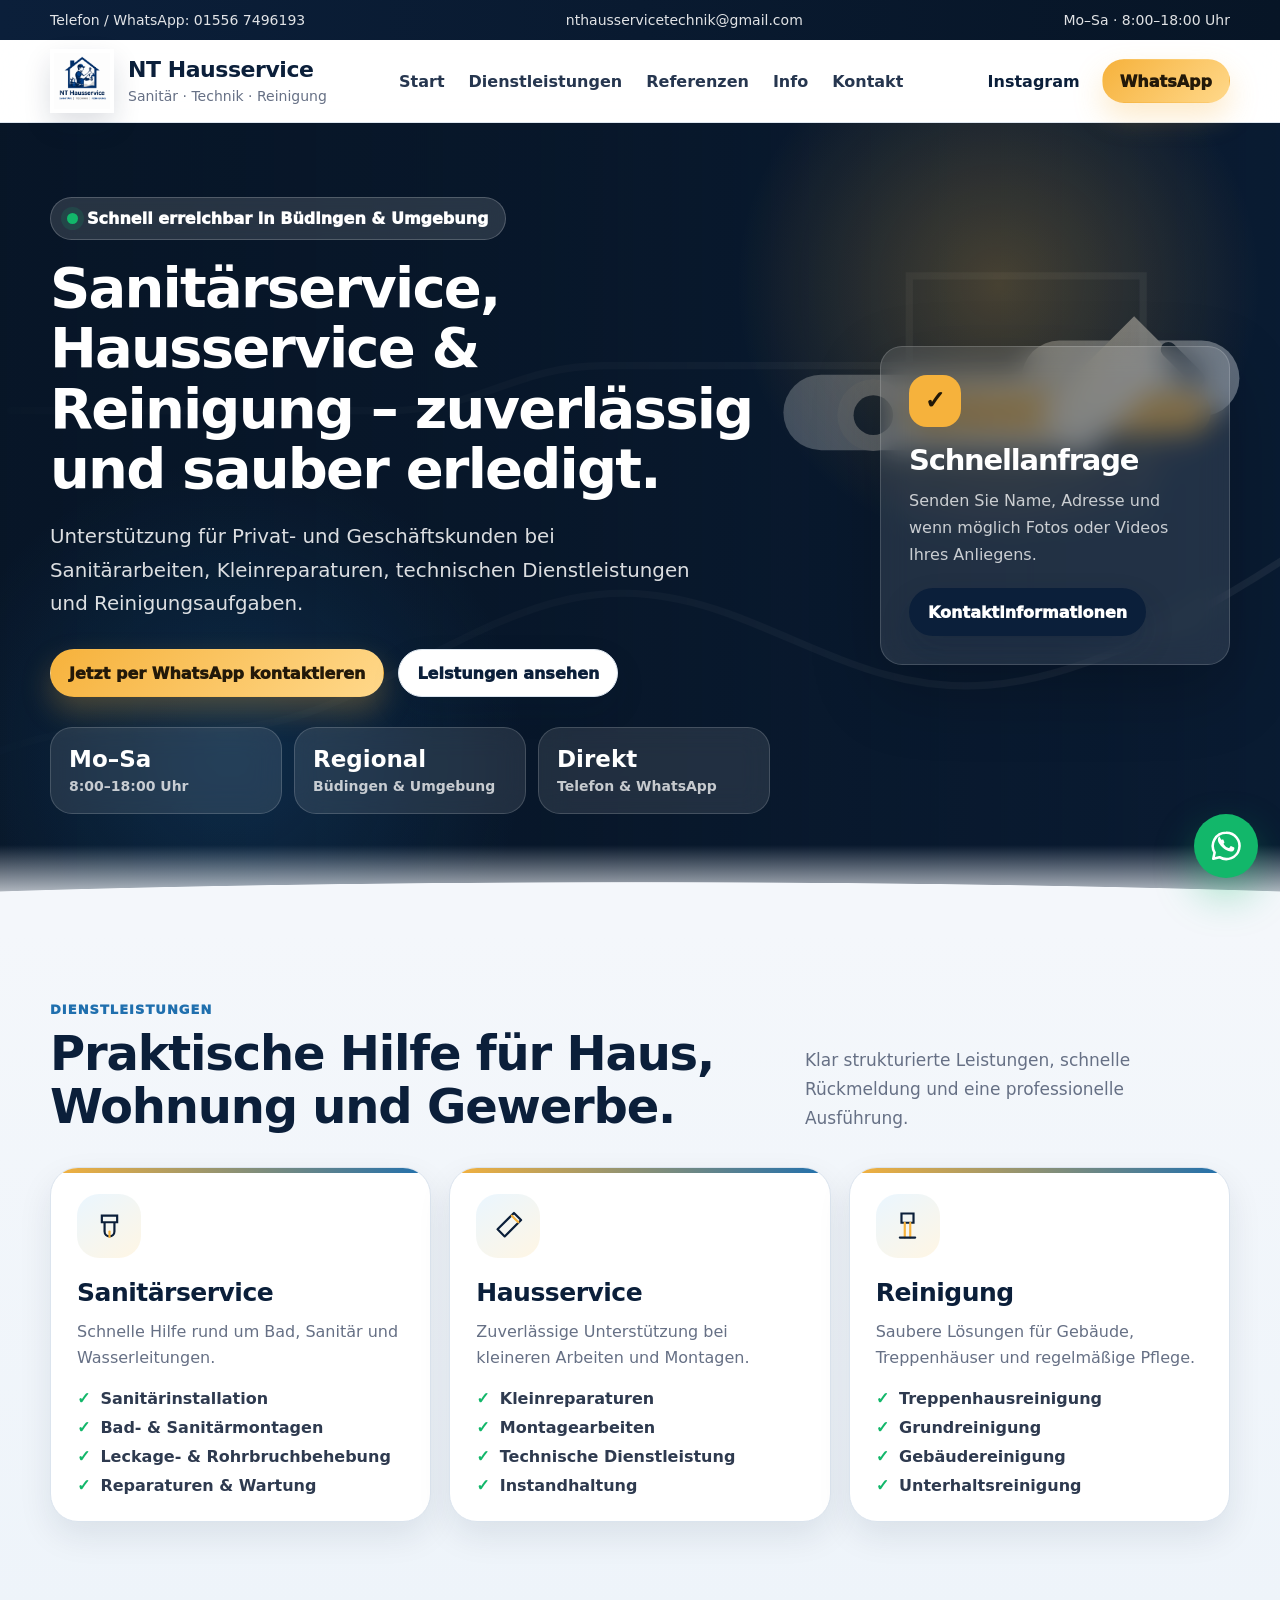
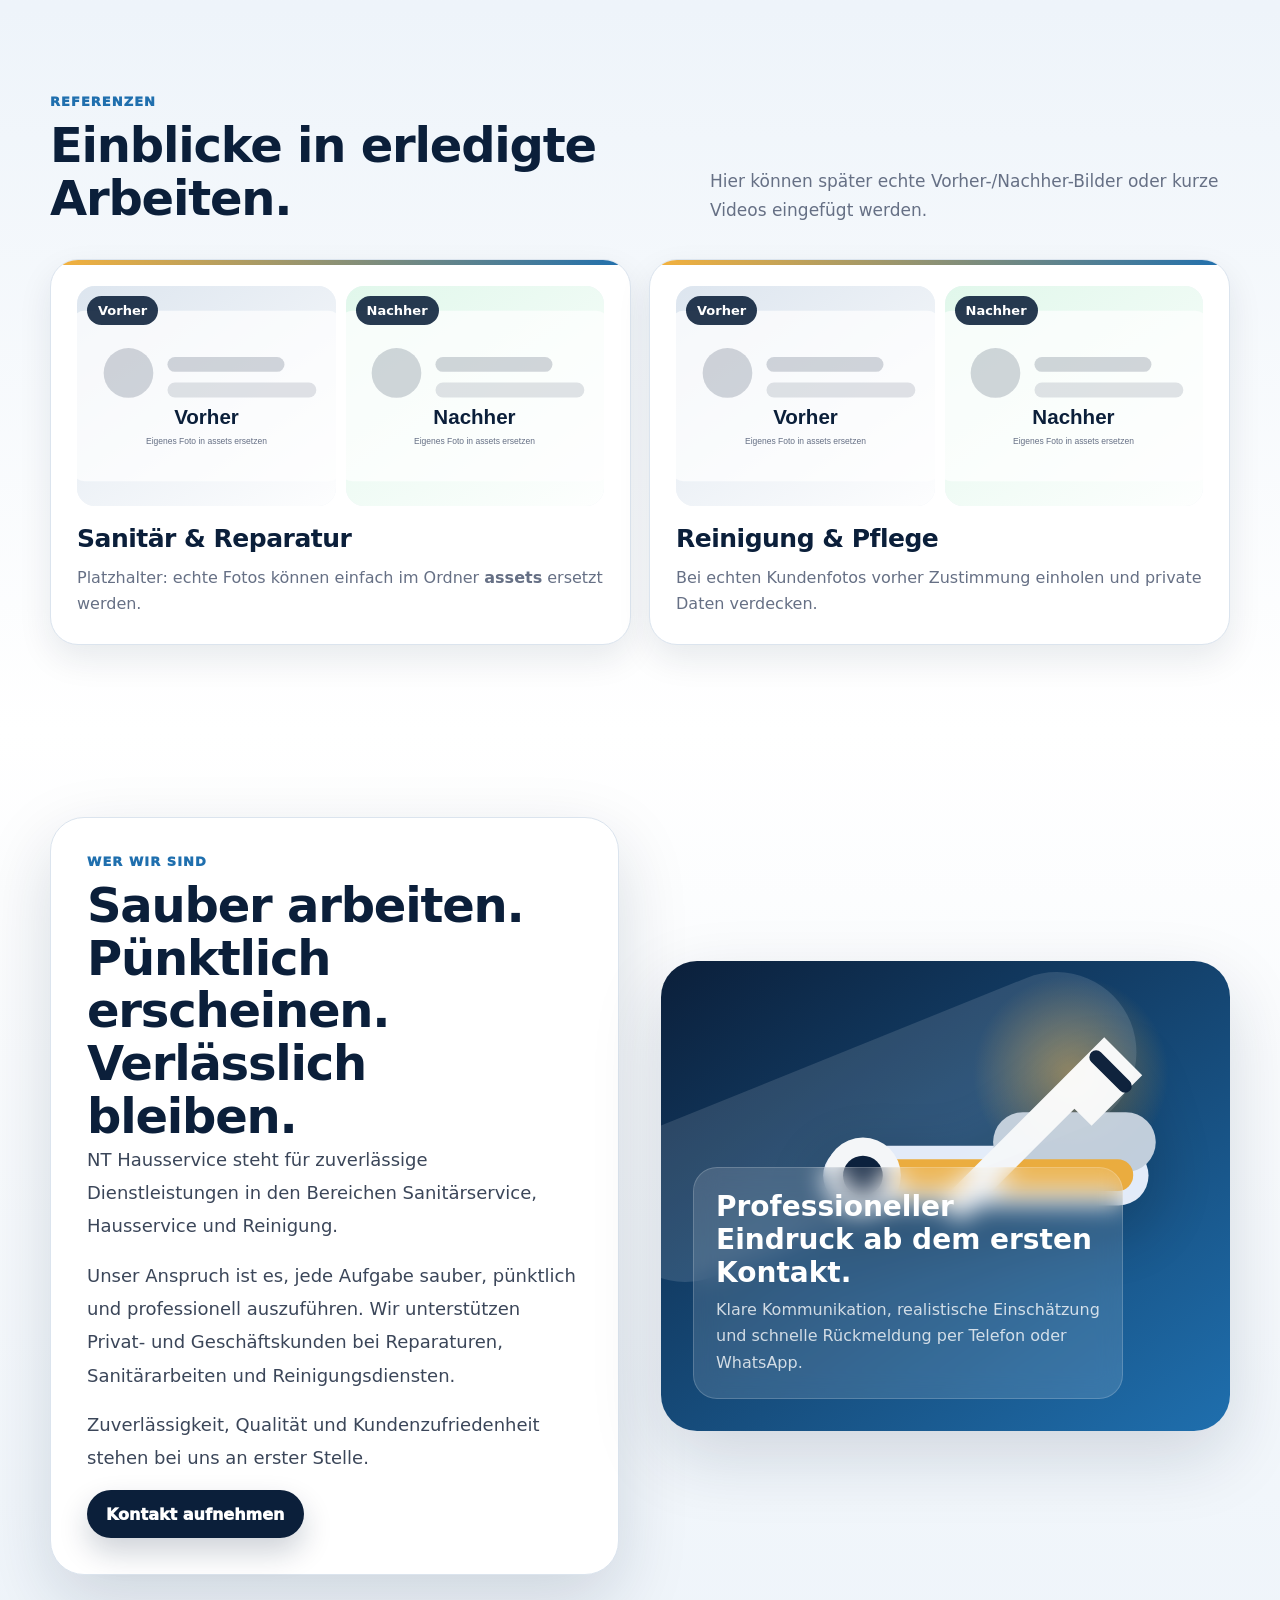
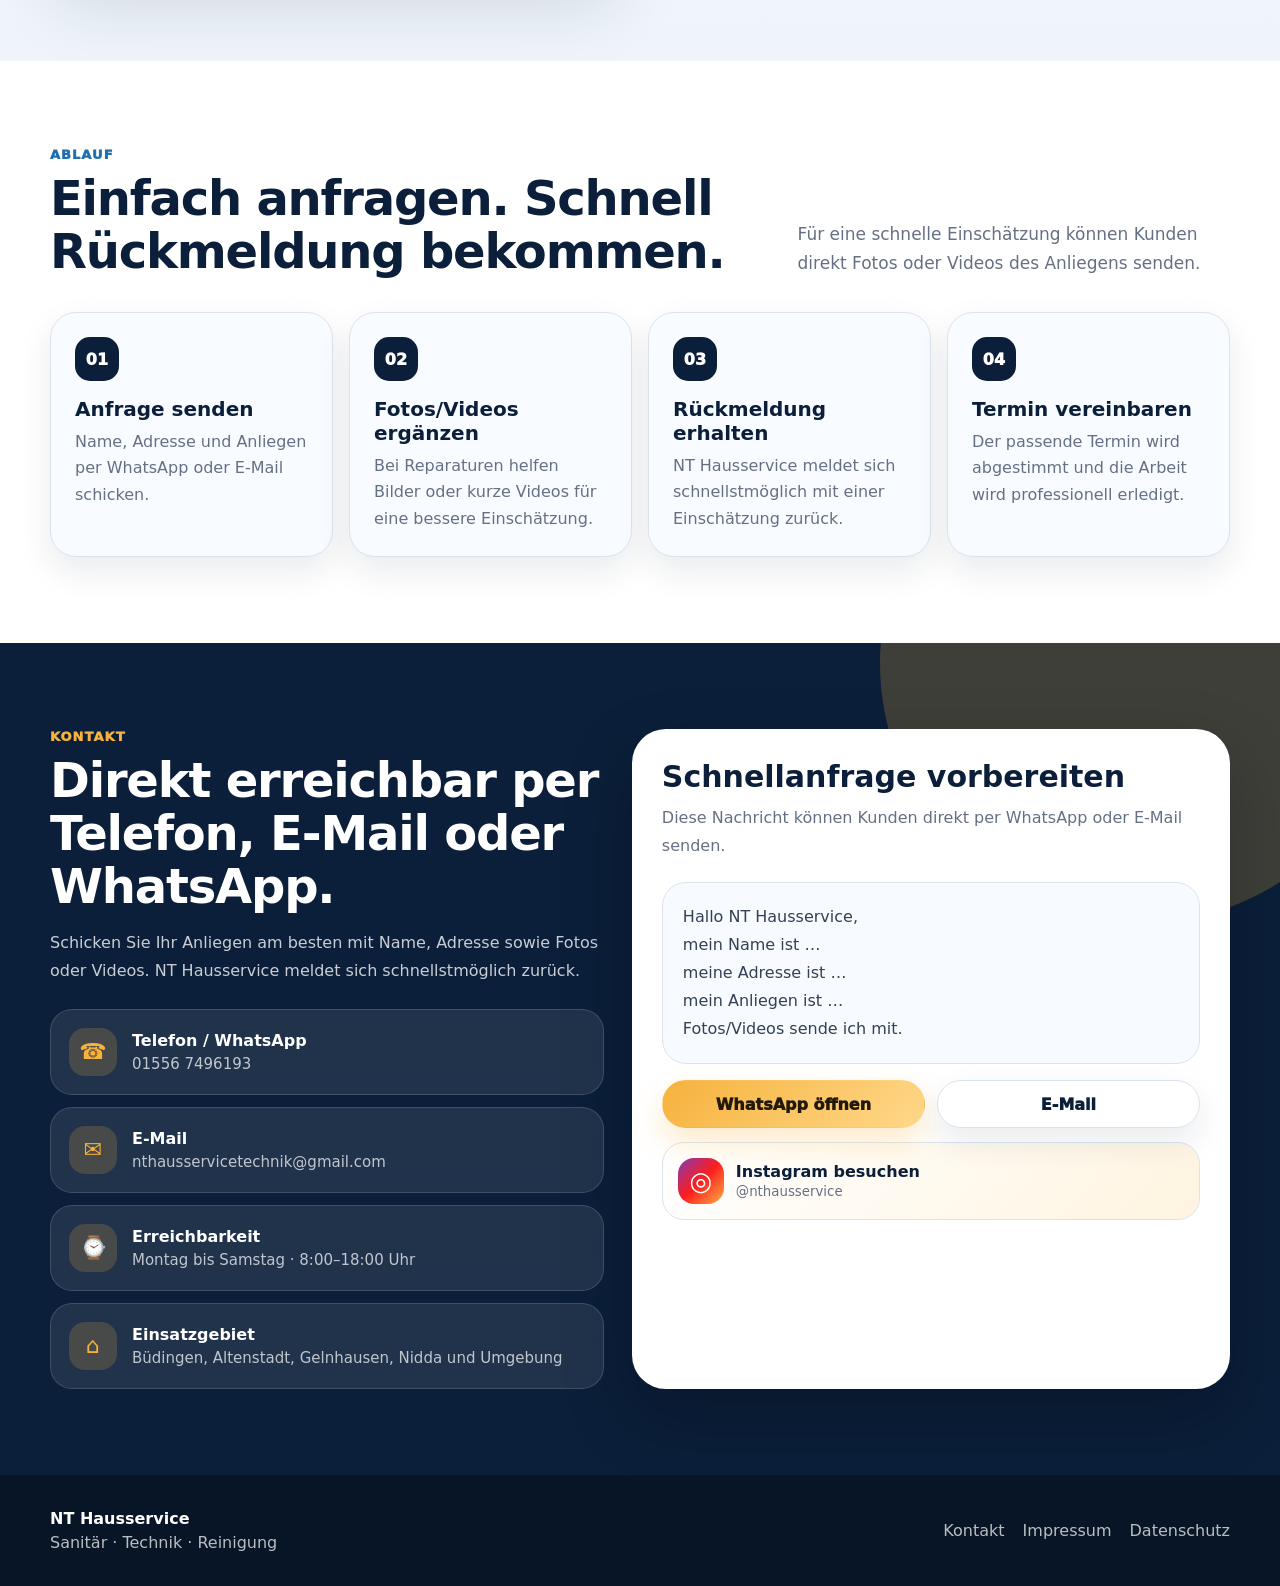
<file: index.html>
<!DOCTYPE html>
<html lang="de">
<head>
  <meta charset="UTF-8" />
  <meta name="viewport" content="width=device-width, initial-scale=1.0" />

  <meta name="description" content="NT Hausservice – Sanitärservice, Hausservice, Technik und Reinigung in Büdingen, Altenstadt, Gelnhausen, Nidda und Umgebung." />
  <meta name="theme-color" content="#0b1f3a" />
  <meta name="author" content="NT Hausservice" />

  <meta property="og:title" content="NT Hausservice" />
  <meta property="og:description" content="Sanitär, Technik und Reinigung in Büdingen und Umgebung." />
  <meta property="og:type" content="website" />

  <link rel="manifest" href="manifest.json" />
  <link rel="icon" href="assets/logo.png" />
  <link rel="apple-touch-icon" href="assets/logo.png" />
  <link rel="stylesheet" href="style.css" />

  <title>NT Hausservice | Sanitär, Technik & Reinigung</title>
</head>

<body>
<a class="skip-link" href="#start">Zum Inhalt springen</a>

<div class="topbar">
  <div class="container topbar-inner">
    <a href="tel:+4915567496193">Telefon / WhatsApp: 01556 7496193</a>
    <a href="mailto:nthausservicetechnik@gmail.com">nthausservicetechnik@gmail.com</a>
    <span>Mo–Sa · 8:00–18:00 Uhr</span>
  </div>
</div>

<header class="site-header" id="siteHeader">
  <nav class="container nav" aria-label="Hauptnavigation">
    <a class="brand" href="#start" aria-label="NT Hausservice Startseite">
      <div class="brand-mark">
        <img src="assets/logo.png" alt="NT Hausservice Logo">
      </div>

      <div class="brand-text">
        <strong>NT Hausservice</strong>
        <span>Sanitär · Technik · Reinigung</span>
      </div>
    </a>

    <button class="menu-toggle" id="menuToggle" aria-label="Menü öffnen" aria-expanded="false">
      <span></span>
      <span></span>
      <span></span>
    </button>

    <div class="nav-links" id="navLinks">
      <a href="#start">Start</a>
      <a href="#leistungen">Dienstleistungen</a>
      <a href="#referenzen">Referenzen</a>
      <a href="#ueber-uns">Info</a>
      <a href="#kontakt">Kontakt</a>
    </div>

    <div class="nav-actions">
      <a class="nav-social" href="https://www.instagram.com/nthausservice?igsh=cTgxand3N3BtMGky" target="_blank" rel="noopener">Instagram</a>
      <a class="btn btn-primary btn-small" href="https://wa.me/4915567496193?text=Hallo%20NT%20Hausservice%2C%20ich%20habe%20eine%20Anfrage." target="_blank" rel="noopener">WhatsApp</a>
    </div>
  </nav>
</header>

<main>
  <section class="hero" id="start">
    <div class="hero-pattern" aria-hidden="true"></div>

    <div class="container hero-inner">
      <div class="hero-content reveal">
        <div class="pill">
          <span></span>
          Schnell erreichbar in Büdingen & Umgebung
        </div>

        <h1>Sanitärservice, Hausservice & Reinigung – zuverlässig und sauber erledigt.</h1>

        <p>
          Unterstützung für Privat- und Geschäftskunden bei Sanitärarbeiten,
          Kleinreparaturen, technischen Dienstleistungen und Reinigungsaufgaben.
        </p>

        <div class="hero-actions">
          <a class="btn btn-primary" href="https://wa.me/4915567496193?text=Hallo%20NT%20Hausservice%2C%20ich%20möchte%20gerne%20ein%20Angebot%20anfragen." target="_blank" rel="noopener">Jetzt per WhatsApp kontaktieren</a>
          <a class="btn btn-light" href="#leistungen">Leistungen ansehen</a>
        </div>

        <div class="hero-facts">
          <div>
            <strong>Mo–Sa</strong>
            <span>8:00–18:00 Uhr</span>
          </div>
          <div>
            <strong>Regional</strong>
            <span>Büdingen & Umgebung</span>
          </div>
          <div>
            <strong>Direkt</strong>
            <span>Telefon & WhatsApp</span>
          </div>
        </div>
      </div>

      <aside class="hero-panel reveal">
        <div class="panel-icon">✓</div>
        <h2>Schnellanfrage</h2>
        <p>Senden Sie Name, Adresse und wenn möglich Fotos oder Videos Ihres Anliegens.</p>
        <a class="btn btn-dark" href="#kontakt">Kontaktinformationen</a>
      </aside>
    </div>
  </section>

  <section class="section services-section" id="leistungen">
    <div class="container">
      <div class="section-head reveal">
        <div>
          <span class="eyebrow">Dienstleistungen</span>
          <h2>Praktische Hilfe für Haus, Wohnung und Gewerbe.</h2>
        </div>
        <p>Klar strukturierte Leistungen, schnelle Rückmeldung und eine professionelle Ausführung.</p>
      </div>

      <div class="services-grid">
        <article class="service-card reveal">
          <div class="service-icon">
            <svg viewBox="0 0 64 64" fill="none">
              <path d="M18 14h28v12H18z" stroke="currentColor" stroke-width="4"/>
              <path d="M23 26v17a9 9 0 0 0 18 0V26" stroke="currentColor" stroke-width="4"/>
              <path d="M32 43v10" stroke="#f6b23c" stroke-width="4" stroke-linecap="round"/>
            </svg>
          </div>

          <h3>Sanitärservice</h3>
          <p>Schnelle Hilfe rund um Bad, Sanitär und Wasserleitungen.</p>

          <ul>
            <li>Sanitärinstallation</li>
            <li>Bad- & Sanitärmontagen</li>
            <li>Leckage- & Rohrbruchbehebung</li>
            <li>Reparaturen & Wartung</li>
          </ul>
        </article>

        <article class="service-card reveal">
          <div class="service-icon">
            <svg viewBox="0 0 64 64" fill="none">
              <path d="M42 9 55 22 25 52 12 39 42 9z" stroke="currentColor" stroke-width="4" stroke-linejoin="round"/>
              <path d="M38 14 50 26" stroke="#f6b23c" stroke-width="4" stroke-linecap="round"/>
            </svg>
          </div>

          <h3>Hausservice</h3>
          <p>Zuverlässige Unterstützung bei kleineren Arbeiten und Montagen.</p>

          <ul>
            <li>Kleinreparaturen</li>
            <li>Montagearbeiten</li>
            <li>Technische Dienstleistung</li>
            <li>Instandhaltung</li>
          </ul>
        </article>

        <article class="service-card reveal">
          <div class="service-icon">
            <svg viewBox="0 0 64 64" fill="none">
              <path d="M21 10h22v17H21z" stroke="currentColor" stroke-width="4"/>
              <path d="M27 27v27M37 27v27" stroke="#f6b23c" stroke-width="4" stroke-linecap="round"/>
              <path d="M18 54h28" stroke="currentColor" stroke-width="4" stroke-linecap="round"/>
            </svg>
          </div>

          <h3>Reinigung</h3>
          <p>Saubere Lösungen für Gebäude, Treppenhäuser und regelmäßige Pflege.</p>

          <ul>
            <li>Treppenhausreinigung</li>
            <li>Grundreinigung</li>
            <li>Gebäudereinigung</li>
            <li>Unterhaltsreinigung</li>
          </ul>
        </article>
      </div>
    </div>
  </section>

  <section class="section references-section" id="referenzen">
    <div class="container">
      <div class="section-head reveal">
        <div>
          <span class="eyebrow">Referenzen</span>
          <h2>Einblicke in erledigte Arbeiten.</h2>
        </div>
        <p>Hier können später echte Vorher-/Nachher-Bilder oder kurze Videos eingefügt werden.</p>
      </div>

      <div class="reference-grid">
        <article class="reference-card reveal">
          <div class="before-after">
            <figure>
              <img src="assets/vorher-1.svg" alt="Vorher-Beispiel einer Arbeit" />
              <figcaption>Vorher</figcaption>
            </figure>

            <figure>
              <img src="assets/nachher-1.svg" alt="Nachher-Beispiel einer Arbeit" />
              <figcaption>Nachher</figcaption>
            </figure>
          </div>

          <div class="reference-text">
            <h3>Sanitär & Reparatur</h3>
            <p>Platzhalter: echte Fotos können einfach im Ordner <b>assets</b> ersetzt werden.</p>
          </div>
        </article>

        <article class="reference-card reveal">
          <div class="before-after">
            <figure>
              <img src="assets/vorher-2.svg" alt="Vorher-Beispiel einer Reinigung" />
              <figcaption>Vorher</figcaption>
            </figure>

            <figure>
              <img src="assets/nachher-2.svg" alt="Nachher-Beispiel einer Reinigung" />
              <figcaption>Nachher</figcaption>
            </figure>
          </div>

          <div class="reference-text">
            <h3>Reinigung & Pflege</h3>
            <p>Bei echten Kundenfotos vorher Zustimmung einholen und private Daten verdecken.</p>
          </div>
        </article>
      </div>
    </div>
  </section>

  <section class="section about-section" id="ueber-uns">
    <div class="container about-grid">
      <div class="about-card reveal">
        <span class="eyebrow">Wer wir sind</span>
        <h2>Sauber arbeiten. Pünktlich erscheinen. Verlässlich bleiben.</h2>

        <p>NT Hausservice steht für zuverlässige Dienstleistungen in den Bereichen Sanitärservice, Hausservice und Reinigung.</p>
        <p>Unser Anspruch ist es, jede Aufgabe sauber, pünktlich und professionell auszuführen. Wir unterstützen Privat- und Geschäftskunden bei Reparaturen, Sanitärarbeiten und Reinigungsdiensten.</p>
        <p>Zuverlässigkeit, Qualität und Kundenzufriedenheit stehen bei uns an erster Stelle.</p>

        <a class="btn btn-dark" href="#kontakt">Kontakt aufnehmen</a>
      </div>

      <div class="quality-card reveal">
        <div class="quality-illustration" aria-hidden="true">
          <svg viewBox="0 0 520 320" fill="none">
            <rect x="92" y="138" width="360" height="66" rx="33" fill="#EEF4FF"/>
            <rect x="280" y="101" width="180" height="66" rx="33" fill="#CBD5E1"/>
            <rect x="150" y="153" width="285" height="35" rx="17" fill="#F6B23C"/>
            <circle cx="136" cy="171" r="42" fill="white"/>
            <circle cx="136" cy="171" r="22" fill="#0B1F3A"/>
            <path d="M347 74l56-56 42 42-56 56-19-19-126 126-23-23 126-126z" fill="#fff"/>
            <path d="M394 40l32 32" stroke="#0B1F3A" stroke-width="15" stroke-linecap="round"/>
          </svg>
        </div>

        <div class="quality-text">
          <strong>Professioneller Eindruck ab dem ersten Kontakt.</strong>
          <span>Klare Kommunikation, realistische Einschätzung und schnelle Rückmeldung per Telefon oder WhatsApp.</span>
        </div>
      </div>
    </div>
  </section>

  <section class="section steps-section" id="ablauf">
    <div class="container">
      <div class="section-head reveal">
        <div>
          <span class="eyebrow">Ablauf</span>
          <h2>Einfach anfragen. Schnell Rückmeldung bekommen.</h2>
        </div>
        <p>Für eine schnelle Einschätzung können Kunden direkt Fotos oder Videos des Anliegens senden.</p>
      </div>

      <div class="steps-grid">
        <div class="step-card reveal">
          <span>01</span>
          <h3>Anfrage senden</h3>
          <p>Name, Adresse und Anliegen per WhatsApp oder E-Mail schicken.</p>
        </div>

        <div class="step-card reveal">
          <span>02</span>
          <h3>Fotos/Videos ergänzen</h3>
          <p>Bei Reparaturen helfen Bilder oder kurze Videos für eine bessere Einschätzung.</p>
        </div>

        <div class="step-card reveal">
          <span>03</span>
          <h3>Rückmeldung erhalten</h3>
          <p>NT Hausservice meldet sich schnellstmöglich mit einer Einschätzung zurück.</p>
        </div>

        <div class="step-card reveal">
          <span>04</span>
          <h3>Termin vereinbaren</h3>
          <p>Der passende Termin wird abgestimmt und die Arbeit wird professionell erledigt.</p>
        </div>
      </div>
    </div>
  </section>

  <section class="section contact-section" id="kontakt">
    <div class="container contact-grid">
      <div class="contact-info reveal">
        <span class="eyebrow">Kontakt</span>
        <h2>Direkt erreichbar per Telefon, E-Mail oder WhatsApp.</h2>
        <p>Schicken Sie Ihr Anliegen am besten mit Name, Adresse sowie Fotos oder Videos. NT Hausservice meldet sich schnellstmöglich zurück.</p>

        <div class="contact-list">
          <a class="contact-item" href="tel:+4915567496193">
            <span>☎</span>
            <div>
              <strong>Telefon / WhatsApp</strong>
              <small>01556 7496193</small>
            </div>
          </a>

          <a class="contact-item" href="mailto:nthausservicetechnik@gmail.com">
            <span>✉</span>
            <div>
              <strong>E-Mail</strong>
              <small>nthausservicetechnik@gmail.com</small>
            </div>
          </a>

          <div class="contact-item">
            <span>⌚</span>
            <div>
              <strong>Erreichbarkeit</strong>
              <small>Montag bis Samstag · 8:00–18:00 Uhr</small>
            </div>
          </div>

          <div class="contact-item">
            <span>⌂</span>
            <div>
              <strong>Einsatzgebiet</strong>
              <small>Büdingen, Altenstadt, Gelnhausen, Nidda und Umgebung</small>
            </div>
          </div>
        </div>
      </div>

      <div class="request-card reveal">
        <h3>Schnellanfrage vorbereiten</h3>
        <p>Diese Nachricht können Kunden direkt per WhatsApp oder E-Mail senden.</p>

        <div class="message-preview">
          Hallo NT Hausservice,<br />
          mein Name ist …<br />
          meine Adresse ist …<br />
          mein Anliegen ist …<br />
          Fotos/Videos sende ich mit.
        </div>

        <div class="request-actions">
          <a class="btn btn-primary" href="https://wa.me/4915567496193?text=Hallo%20NT%20Hausservice%2C%0Amein%20Name%20ist%3A%0AMeine%20Adresse%20ist%3A%0AMein%20Anliegen%20ist%3A%0AFotos%2FVideos%20sende%20ich%20mit." target="_blank" rel="noopener">WhatsApp öffnen</a>
          <a class="btn btn-light" href="mailto:nthausservicetechnik@gmail.com?subject=Anfrage%20NT%20Hausservice&body=Hallo%20NT%20Hausservice%2C%0A%0Amein%20Name%20ist%3A%0AMeine%20Adresse%20ist%3A%0AMein%20Anliegen%20ist%3A%0A%0AFotos%2FVideos%20sende%20ich%20mit.%0A%0AViele%20Gr%C3%BC%C3%9Fe">E-Mail</a>
        </div>

        <a class="instagram-card" href="https://www.instagram.com/nthausservice?igsh=cTgxand3N3BtMGky" target="_blank" rel="noopener">
          <span>◎</span>
          <div>
            <strong>Instagram besuchen</strong>
            <small>@nthausservice</small>
          </div>
        </a>
      </div>
    </div>
  </section>
</main>

<footer class="footer">
  <div class="container footer-inner">
    <div>
      <strong>NT Hausservice</strong>
      <span>Sanitär · Technik · Reinigung</span>
    </div>

    <div class="footer-links">
      <a href="#kontakt">Kontakt</a>
      <a href="impressum.html">Impressum</a>
      <a href="datenschutz.html">Datenschutz</a>
    </div>
  </div>
</footer>

<a class="whatsapp-float" href="https://wa.me/4915567496193?text=Hallo%20NT%20Hausservice%2C%20ich%20habe%20eine%20Anfrage." target="_blank" rel="noopener" aria-label="WhatsApp kontaktieren">
  <svg viewBox="0 0 32 32" fill="none">
    <path d="M16 3.5A12.4 12.4 0 0 0 5.3 22.2L4 28l5.9-1.5A12.4 12.4 0 1 0 16 3.5Z" stroke="white" stroke-width="2.4" stroke-linejoin="round"/>
    <path d="M11.2 10.5c.3-.7.6-.7 1.1-.7h.8c.3 0 .7.1.9.7.3.7 1 2.4 1.1 2.6.1.2.1.5 0 .7-.2.4-.4.6-.7.9-.2.2-.5.5-.2 1 .3.5 1.2 2 2.6 3.1 1.8 1.4 3.2 1.8 3.7 2 .5.2.8.2 1.1-.1.3-.4 1.3-1.5 1.6-2 .3-.5.7-.4 1.1-.2.4.2 2.6 1.2 3 1.4.4.2.7.3.8.5.1.2.1 1.4-.3 2.7-.4 1.2-2.3 2.3-3.2 2.4-.9.1-2 .3-6.5-1.6-5.5-2.4-9-7.9-9.3-8.3-.3-.4-2.2-2.9-2.2-5.5 0-2.6 1.4-3.9 1.9-4.5Z" fill="white" transform="scale(.72) translate(5 4)"/>
  </svg>
</a>

<button class="install-btn" id="installBtn" hidden>Als App speichern</button>

<script src="script.js"></script>
</body>
</html>
</file>
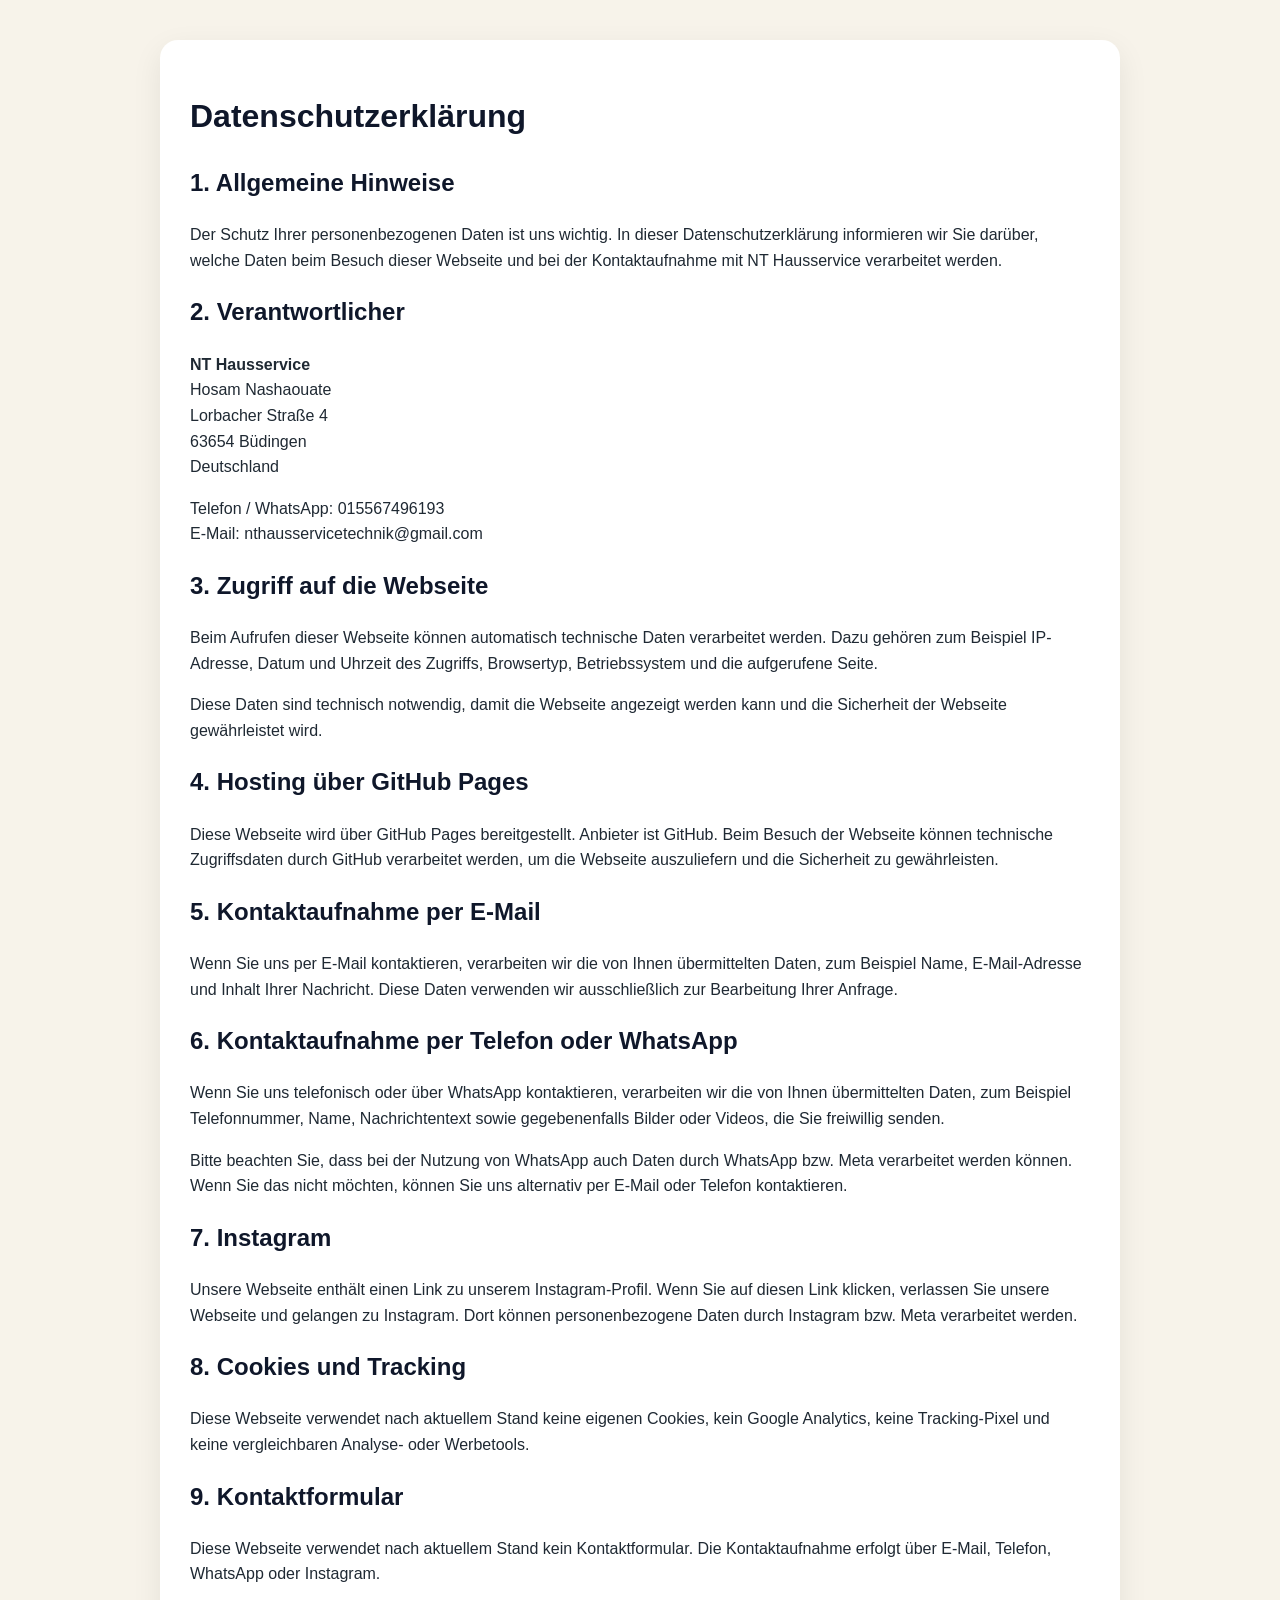
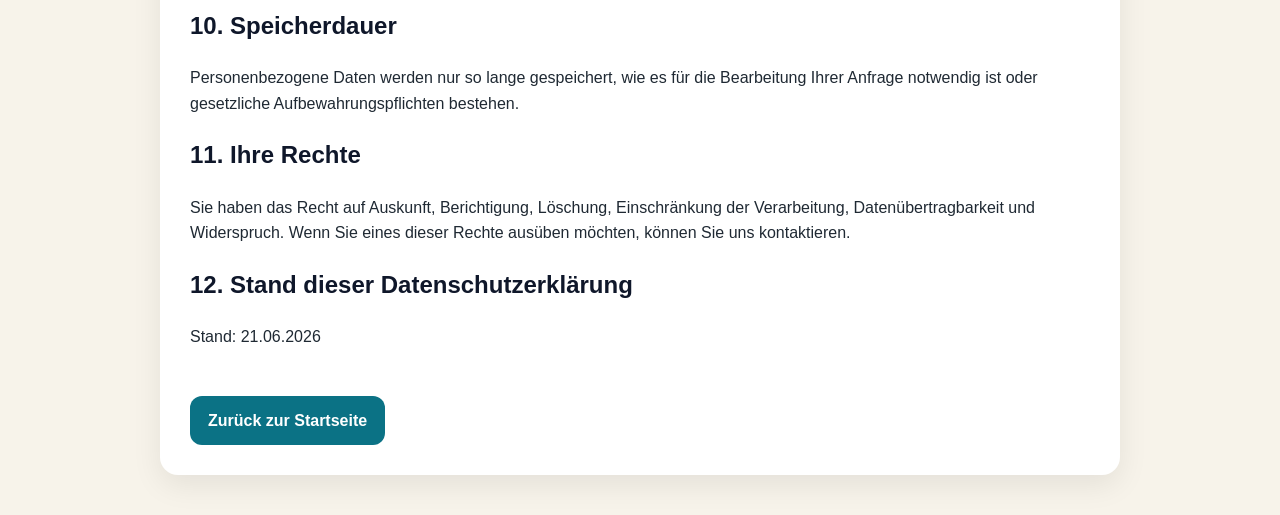
<file: datenschutz.html>
<!DOCTYPE html>
<html lang="de">
<head>
    <meta charset="UTF-8">
    <meta name="viewport" content="width=device-width, initial-scale=1.0">
    <title>Datenschutz – NT Hausservice</title>
    <style>
        body {
            margin: 0;
            font-family: Arial, sans-serif;
            background: #f7f3ea;
            color: #1f2933;
            line-height: 1.6;
        }

        .page {
            max-width: 900px;
            margin: 40px auto;
            padding: 30px;
            background: white;
            border-radius: 18px;
            box-shadow: 0 10px 30px rgba(0,0,0,0.08);
        }

        h1, h2 {
            color: #0f172a;
        }

        a {
            color: #0b7285;
            font-weight: bold;
            text-decoration: none;
        }

        .back {
            margin-top: 30px;
            display: inline-block;
            background: #0b7285;
            color: white;
            padding: 12px 18px;
            border-radius: 12px;
        }
    </style>
</head>
<body>
<main class="page">
    <h1>Datenschutzerklärung</h1>

    <h2>1. Allgemeine Hinweise</h2>

    <p>
        Der Schutz Ihrer personenbezogenen Daten ist uns wichtig.
        In dieser Datenschutzerklärung informieren wir Sie darüber,
        welche Daten beim Besuch dieser Webseite und bei der Kontaktaufnahme mit NT Hausservice verarbeitet werden.
    </p>

    <h2>2. Verantwortlicher</h2>

    <p>
        <strong>NT Hausservice</strong><br>
        Hosam Nashaouate<br>
        Lorbacher Straße 4<br>
        63654 Büdingen<br>
        Deutschland
    </p>

    <p>
        Telefon / WhatsApp: 015567496193<br>
        E-Mail: nthausservicetechnik@gmail.com
    </p>

    <h2>3. Zugriff auf die Webseite</h2>

    <p>
        Beim Aufrufen dieser Webseite können automatisch technische Daten verarbeitet werden.
        Dazu gehören zum Beispiel IP-Adresse, Datum und Uhrzeit des Zugriffs,
        Browsertyp, Betriebssystem und die aufgerufene Seite.
    </p>

    <p>
        Diese Daten sind technisch notwendig, damit die Webseite angezeigt werden kann
        und die Sicherheit der Webseite gewährleistet wird.
    </p>

    <h2>4. Hosting über GitHub Pages</h2>

    <p>
        Diese Webseite wird über GitHub Pages bereitgestellt.
        Anbieter ist GitHub.
        Beim Besuch der Webseite können technische Zugriffsdaten durch GitHub verarbeitet werden,
        um die Webseite auszuliefern und die Sicherheit zu gewährleisten.
    </p>

    <h2>5. Kontaktaufnahme per E-Mail</h2>

    <p>
        Wenn Sie uns per E-Mail kontaktieren, verarbeiten wir die von Ihnen übermittelten Daten,
        zum Beispiel Name, E-Mail-Adresse und Inhalt Ihrer Nachricht.
        Diese Daten verwenden wir ausschließlich zur Bearbeitung Ihrer Anfrage.
    </p>

    <h2>6. Kontaktaufnahme per Telefon oder WhatsApp</h2>

    <p>
        Wenn Sie uns telefonisch oder über WhatsApp kontaktieren,
        verarbeiten wir die von Ihnen übermittelten Daten,
        zum Beispiel Telefonnummer, Name, Nachrichtentext sowie gegebenenfalls Bilder oder Videos,
        die Sie freiwillig senden.
    </p>

    <p>
        Bitte beachten Sie, dass bei der Nutzung von WhatsApp auch Daten durch WhatsApp bzw. Meta verarbeitet werden können.
        Wenn Sie das nicht möchten, können Sie uns alternativ per E-Mail oder Telefon kontaktieren.
    </p>

    <h2>7. Instagram</h2>

    <p>
        Unsere Webseite enthält einen Link zu unserem Instagram-Profil.
        Wenn Sie auf diesen Link klicken, verlassen Sie unsere Webseite und gelangen zu Instagram.
        Dort können personenbezogene Daten durch Instagram bzw. Meta verarbeitet werden.
    </p>

    <h2>8. Cookies und Tracking</h2>

    <p>
        Diese Webseite verwendet nach aktuellem Stand keine eigenen Cookies,
        kein Google Analytics, keine Tracking-Pixel und keine vergleichbaren Analyse- oder Werbetools.
    </p>

    <h2>9. Kontaktformular</h2>

    <p>
        Diese Webseite verwendet nach aktuellem Stand kein Kontaktformular.
        Die Kontaktaufnahme erfolgt über E-Mail, Telefon, WhatsApp oder Instagram.
    </p>

    <h2>10. Speicherdauer</h2>

    <p>
        Personenbezogene Daten werden nur so lange gespeichert,
        wie es für die Bearbeitung Ihrer Anfrage notwendig ist
        oder gesetzliche Aufbewahrungspflichten bestehen.
    </p>

    <h2>11. Ihre Rechte</h2>

    <p>
        Sie haben das Recht auf Auskunft, Berichtigung, Löschung,
        Einschränkung der Verarbeitung, Datenübertragbarkeit und Widerspruch.
        Wenn Sie eines dieser Rechte ausüben möchten, können Sie uns kontaktieren.
    </p>

    <h2>12. Stand dieser Datenschutzerklärung</h2>

    <p>
        Stand: 21.06.2026
    </p>

    <a class="back" href="index.html">Zurück zur Startseite</a>
</main>
</body>
</html>
</file>
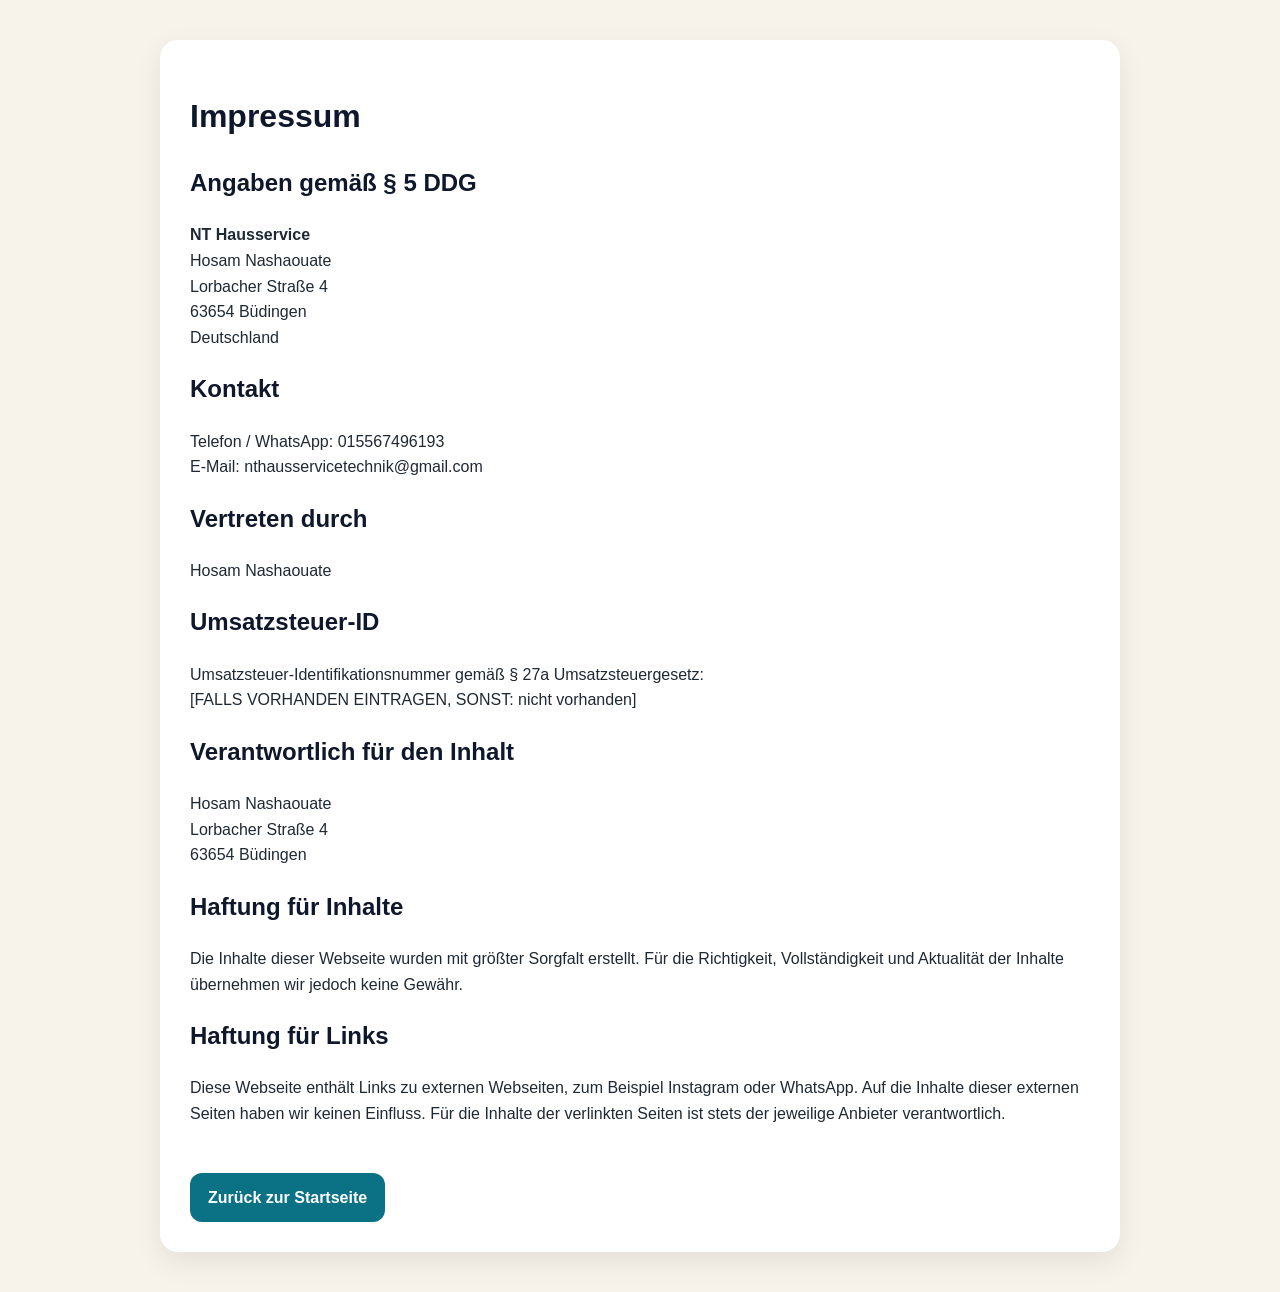
<file: impressum.html>
<!DOCTYPE html>
<html lang="de">
<head>
    <meta charset="UTF-8">
    <meta name="viewport" content="width=device-width, initial-scale=1.0">
    <title>Impressum – NT Hausservice</title>
    <style>
        body {
            margin: 0;
            font-family: Arial, sans-serif;
            background: #f7f3ea;
            color: #1f2933;
            line-height: 1.6;
        }

        .page {
            max-width: 900px;
            margin: 40px auto;
            padding: 30px;
            background: white;
            border-radius: 18px;
            box-shadow: 0 10px 30px rgba(0,0,0,0.08);
        }

        h1, h2 {
            color: #0f172a;
        }

        a {
            color: #0b7285;
            font-weight: bold;
            text-decoration: none;
        }

        .back {
            margin-top: 30px;
            display: inline-block;
            background: #0b7285;
            color: white;
            padding: 12px 18px;
            border-radius: 12px;
        }
    </style>
</head>
<body>
<main class="page">
    <h1>Impressum</h1>

    <h2>Angaben gemäß § 5 DDG</h2>

    <p>
        <strong>NT Hausservice</strong><br>
        Hosam Nashaouate<br>
        Lorbacher Straße 4<br>
        63654 Büdingen<br>
        Deutschland
    </p>

    <h2>Kontakt</h2>

    <p>
        Telefon / WhatsApp: 015567496193<br>
        E-Mail: nthausservicetechnik@gmail.com
    </p>

    <h2>Vertreten durch</h2>

    <p>
        Hosam Nashaouate
    </p>

    <h2>Umsatzsteuer-ID</h2>

    <p>
        Umsatzsteuer-Identifikationsnummer gemäß § 27a Umsatzsteuergesetz:<br>
        [FALLS VORHANDEN EINTRAGEN, SONST: nicht vorhanden]
    </p>

    <h2>Verantwortlich für den Inhalt</h2>

    <p>
        Hosam Nashaouate<br>
        Lorbacher Straße 4<br>
        63654 Büdingen
    </p>

    <h2>Haftung für Inhalte</h2>

    <p>
        Die Inhalte dieser Webseite wurden mit größter Sorgfalt erstellt.
        Für die Richtigkeit, Vollständigkeit und Aktualität der Inhalte übernehmen wir jedoch keine Gewähr.
    </p>

    <h2>Haftung für Links</h2>

    <p>
        Diese Webseite enthält Links zu externen Webseiten, zum Beispiel Instagram oder WhatsApp.
        Auf die Inhalte dieser externen Seiten haben wir keinen Einfluss.
        Für die Inhalte der verlinkten Seiten ist stets der jeweilige Anbieter verantwortlich.
    </p>

    <a class="back" href="index.html">Zurück zur Startseite</a>
</main>
</body>
</html>
</file>
<file: style.css>
:root{
  --navy:#0b1f3a;
  --navy-2:#12365f;
  --blue:#1f6fae;
  --sky:#eaf6ff;
  --gold:#f6b23c;
  --gold-light:#ffd88a;
  --white:#ffffff;
  --soft:#f4f7fb;
  --soft-2:#eef4fa;
  --ink:#172033;
  --muted:#667085;
  --border:#dbe4ee;
  --green:#12b76a;
  --shadow:0 26px 70px rgba(11,31,58,.15);
  --shadow-soft:0 14px 34px rgba(11,31,58,.09);
  --radius:28px;
}

*{
  box-sizing:border-box;
}

html{
  scroll-behavior:smooth;
}

body{
  margin:0;
  font-family:Inter, ui-sans-serif, system-ui, -apple-system, BlinkMacSystemFont, "Segoe UI", Arial, sans-serif;
  color:var(--ink);
  background:linear-gradient(180deg,#f7f9fc 0%,#eef4fa 100%);
  overflow-x:hidden;
}

img{
  max-width:100%;
  display:block;
}

a{
  color:inherit;
  text-decoration:none;
}

button{
  font:inherit;
}

.skip-link{
  position:absolute;
  left:12px;
  top:-60px;
  background:var(--gold);
  color:#201707;
  padding:10px 14px;
  border-radius:999px;
  z-index:999;
  font-weight:900;
}

.skip-link:focus{
  top:12px;
}

.container{
  width:min(1180px, calc(100% - 38px));
  margin-inline:auto;
}

.topbar{
  background:linear-gradient(90deg,var(--navy),#071526);
  color:rgba(255,255,255,.88);
  font-size:14px;
}

.topbar-inner{
  min-height:40px;
  display:flex;
  justify-content:space-between;
  align-items:center;
  gap:18px;
  flex-wrap:wrap;
}

.topbar a:hover{
  text-decoration:underline;
}

.site-header{
  position:sticky;
  top:0;
  z-index:50;
  background:rgba(255,255,255,.9);
  backdrop-filter:blur(18px);
  border-bottom:1px solid rgba(219,228,238,.9);
  transition:.25s ease;
}

.site-header.scrolled{
  box-shadow:0 14px 35px rgba(11,31,58,.1);
}

.nav{
  height:82px;
  display:flex;
  align-items:center;
  justify-content:space-between;
  gap:20px;
}

.brand{
  display:flex;
  align-items:center;
  gap:14px;
  min-width:0;
  flex:0 0 auto;
}

.brand-mark{
  width:64px;
  height:64px;
  background:#ffffff;
  display:grid;
  place-items:center;
  box-shadow:0 12px 28px rgba(11,31,58,.14);
  flex:0 0 auto;
  padding:4px;
}

.brand-mark img{
  width:100%;
  height:100%;
  object-fit:contain;
  display:block;
}

.brand-text{
  min-width:0;
}

.brand strong{
  display:block;
  font-size:22px;
  color:var(--navy);
  letter-spacing:-.45px;
  line-height:1.1;
}

.brand span{
  display:block;
  color:var(--muted);
  font-size:14px;
  margin-top:5px;
  white-space:nowrap;
}

.nav-links{
  display:flex;
  align-items:center;
  gap:24px;
  font-weight:850;
  color:#26364f;
}

.nav-links a{
  position:relative;
  padding:10px 0;
}

.nav-links a::after{
  content:"";
  position:absolute;
  left:0;
  right:0;
  bottom:4px;
  height:3px;
  border-radius:999px;
  background:var(--gold);
  transform:scaleX(0);
  transform-origin:right;
  transition:.22s ease;
}

.nav-links a:hover::after{
  transform:scaleX(1);
  transform-origin:left;
}

.nav-actions{
  display:flex;
  align-items:center;
  gap:10px;
}

@media(max-width:1120px){
  .brand span{
    display:none;
  }

  .nav-links{
    gap:18px;
  }
}

.nav-social{
  font-weight:900;
  color:var(--navy);
  padding:10px 12px;
  border-radius:999px;
}

.nav-social:hover{
  background:var(--soft);
}

.btn{
  min-height:48px;
  padding:0 18px;
  border-radius:999px;
  border:1px solid transparent;
  display:inline-flex;
  align-items:center;
  justify-content:center;
  gap:9px;
  font-weight:950;
  cursor:pointer;
  transition:.2s ease;
  white-space:nowrap;
}

.btn:hover{
  transform:translateY(-2px);
}

.btn-small{
  min-height:44px;
  padding:0 17px;
}

.btn-primary{
  background:linear-gradient(135deg,var(--gold),var(--gold-light));
  color:#231909;
  box-shadow:0 14px 30px rgba(246,178,60,.27);
}

.btn-dark{
  background:var(--navy);
  color:white;
  box-shadow:0 14px 30px rgba(11,31,58,.2);
}

.btn-light{
  background:white;
  color:var(--navy);
  border-color:var(--border);
  box-shadow:var(--shadow-soft);
}

.menu-toggle{
  display:none;
  width:48px;
  height:48px;
  border-radius:16px;
  border:1px solid var(--border);
  background:white;
  cursor:pointer;
  padding:12px;
}

.menu-toggle span{
  display:block;
  height:2px;
  background:var(--navy);
  margin:5px 0;
  border-radius:999px;
}

.hero{
  position:relative;
  isolation:isolate;
  overflow:hidden;
  color:white;
  background:linear-gradient(135deg,#071526 0%, var(--navy) 50%, var(--navy-2) 100%);
}

.hero-pattern{
  position:absolute;
  inset:0;
  z-index:-2;
  background:
          radial-gradient(circle at 78% 20%,rgba(246,178,60,.26),transparent 22%),
          radial-gradient(circle at 18% 78%,rgba(31,111,174,.24),transparent 24%),
          linear-gradient(90deg,rgba(7,21,38,.94),rgba(7,21,38,.78) 45%,rgba(7,21,38,.42)),
          url("data:image/svg+xml,%3Csvg width='1600' height='900' viewBox='0 0 1600 900' xmlns='http://www.w3.org/2000/svg'%3E%3Crect width='1600' height='900' fill='%230b1f3a'/%3E%3Cg opacity='.11' fill='none' stroke='%23ffffff' stroke-width='8' stroke-linecap='round'%3E%3Cpath d='M20 730 C220 620 300 720 470 640 S730 480 910 550 1180 710 1540 470'/%3E%3Cpath d='M100 320 H520 C620 320 660 270 760 270 H1220'/%3E%3Cpath d='M1100 170 h260 v260 h-260z'/%3E%3C/g%3E%3Cg transform='translate(960 180)' opacity='.78'%3E%3Crect x='0' y='100' width='360' height='84' rx='42' fill='%23e8eef7'/%3E%3Crect x='265' y='62' width='242' height='84' rx='42' fill='%23cfd9e7'/%3E%3Crect x='135' y='118' width='340' height='48' rx='24' fill='%23f6b23c'/%3E%3Ccircle cx='100' cy='145' r='40' fill='%23ffffff'/%3E%3Ccircle cx='100' cy='145' r='22' fill='%230b1f3a'/%3E%3Cpath d='M390 35 l50 50 -108 108 -50 -50z' fill='%23ffffff'/%3E%3Cpath d='M428 72 l32 32' stroke='%230b1f3a' stroke-width='17' stroke-linecap='round'/%3E%3C/g%3E%3C/svg%3E");
  background-size:cover;
  background-position:center;
}

.hero::after{
  content:"";
  position:absolute;
  left:0;
  right:0;
  bottom:-1px;
  height:88px;
  background:
          linear-gradient(180deg,rgba(244,247,251,0),rgba(244,247,251,1) 75%),
          radial-gradient(120% 70px at 50% 100%,#f4f7fb 0%,#f4f7fb 72%,transparent 73%);
  z-index:-1;
}

.hero-inner{
  min-height:660px;
  display:grid;
  grid-template-columns:minmax(0,1fr) 350px;
  gap:44px;
  align-items:center;
  padding:74px 0 118px;
}

.hero-content{
  max-width:720px;
}

.pill{
  display:inline-flex;
  align-items:center;
  gap:9px;
  padding:11px 16px;
  border-radius:999px;
  background:rgba(255,255,255,.13);
  border:1px solid rgba(255,255,255,.2);
  backdrop-filter:blur(12px);
  font-weight:950;
  margin-bottom:18px;
  font-size:16px;
}

.pill span{
  width:11px;
  height:11px;
  border-radius:999px;
  background:var(--green);
  box-shadow:0 0 0 6px rgba(18,183,106,.15);
}

h1{
  font-size:clamp(34px,5vw,56px);
  line-height:1.08;
  letter-spacing:-1.8px;
  margin:0 0 20px;
}

.hero p{
  font-size:clamp(17px,1.55vw,21px);
  line-height:1.7;
  color:rgba(255,255,255,.86);
  max-width:650px;
  margin:0 0 28px;
}

.hero-actions{
  display:flex;
  gap:14px;
  flex-wrap:wrap;
  margin-bottom:30px;
}

.hero-facts{
  display:grid;
  grid-template-columns:repeat(3,1fr);
  gap:12px;
  max-width:720px;
}

.hero-facts div,
.hero-panel{
  background:rgba(255,255,255,.1);
  border:1px solid rgba(255,255,255,.16);
  border-radius:22px;
  padding:18px;
  backdrop-filter:blur(14px);
}

.hero-facts strong{
  display:block;
  font-size:23px;
  color:white;
  margin-bottom:4px;
}

.hero-facts span{
  color:rgba(255,255,255,.75);
  font-weight:750;
  font-size:14px;
}

.hero-panel{
  padding:28px;
  box-shadow:0 26px 70px rgba(0,0,0,.22);
}

.panel-icon{
  width:52px;
  height:52px;
  border-radius:18px;
  display:grid;
  place-items:center;
  background:var(--gold);
  color:#201707;
  font-size:25px;
  font-weight:950;
  margin-bottom:18px;
}

.hero-panel h2{
  color:white;
  font-size:29px;
  margin:0 0 10px;
}

.hero-panel p{
  font-size:16px;
  color:rgba(255,255,255,.76);
  margin:0 0 20px;
}

.section{
  padding:86px 0;
  position:relative;
}

.services-section{
  padding-top:70px;
  background:linear-gradient(180deg,#f4f7fb 0%, #eef4fa 100%);
}

.section-head{
  display:flex;
  justify-content:space-between;
  align-items:flex-end;
  gap:24px;
  margin-bottom:34px;
}

.eyebrow{
  display:block;
  font-weight:950;
  color:var(--blue);
  letter-spacing:.08em;
  text-transform:uppercase;
  font-size:13px;
  margin-bottom:10px;
}

h2{
  margin:0;
  font-size:clamp(30px,4.2vw,48px);
  line-height:1.1;
  letter-spacing:-1.2px;
  color:var(--navy);
}

.section-head p{
  max-width:520px;
  margin:0;
  color:var(--muted);
  line-height:1.7;
  font-size:17px;
}

.services-grid,
.reference-grid{
  display:grid;
  grid-template-columns:repeat(3,1fr);
  gap:18px;
}

.service-card,
.reference-card{
  background:white;
  border:1px solid var(--border);
  border-radius:var(--radius);
  padding:26px;
  box-shadow:var(--shadow-soft);
  position:relative;
  overflow:hidden;
  transition:.22s ease;
}

.service-card:hover,
.reference-card:hover{
  transform:translateY(-6px);
  box-shadow:var(--shadow);
}

.service-card::before,
.reference-card::before{
  content:"";
  position:absolute;
  inset:0 0 auto;
  height:5px;
  background:linear-gradient(90deg,var(--gold),var(--blue));
}

.service-icon{
  width:64px;
  height:64px;
  border-radius:22px;
  display:grid;
  place-items:center;
  background:linear-gradient(145deg,#eaf6ff,#fff6e4);
  margin-bottom:20px;
  color:var(--navy);
}

.service-icon svg{
  width:35px;
  height:35px;
}

.service-card h3,
.reference-card h3{
  margin:0 0 12px;
  font-size:25px;
  color:var(--navy);
  letter-spacing:-.5px;
}

.service-card p,
.reference-card p{
  margin:0 0 18px;
  color:var(--muted);
  line-height:1.65;
}

.service-card ul{
  margin:0;
  padding:0;
  list-style:none;
  display:grid;
  gap:10px;
}

.service-card li{
  display:flex;
  gap:10px;
  align-items:flex-start;
  color:#2e3a4f;
  font-weight:750;
}

.service-card li::before{
  content:"✓";
  color:var(--green);
  font-weight:950;
}

.references-section{
  background:linear-gradient(180deg,#eef4fa,#ffffff);
}

.reference-grid{
  grid-template-columns:1fr 1fr;
}

.before-after{
  display:grid;
  grid-template-columns:1fr 1fr;
  gap:10px;
  margin-bottom:18px;
}

.before-after figure{
  margin:0;
  border-radius:18px;
  overflow:hidden;
  position:relative;
  background:#edf2f7;
}

.before-after img{
  width:100%;
  height:220px;
  object-fit:cover;
}

.before-after figcaption{
  position:absolute;
  top:10px;
  left:10px;
  background:rgba(11,31,58,.88);
  color:white;
  padding:7px 11px;
  border-radius:999px;
  font-weight:900;
  font-size:13px;
}

.reference-text p{
  margin-bottom:0;
}

.about-section{
  background:linear-gradient(180deg,#ffffff,#eef4fa);
  overflow:hidden;
}

.about-grid{
  display:grid;
  grid-template-columns:1fr 1fr;
  gap:42px;
  align-items:center;
}

.about-card{
  background:white;
  border:1px solid var(--border);
  border-radius:34px;
  padding:36px;
  box-shadow:var(--shadow);
}

.about-card p{
  color:#3b4659;
  line-height:1.85;
  font-size:18px;
  margin:0 0 16px;
}

.quality-card{
  min-height:470px;
  border-radius:36px;
  background:
          radial-gradient(circle at 72% 24%,rgba(246,178,60,.52),transparent 18%),
          linear-gradient(145deg,var(--navy),var(--blue));
  box-shadow:var(--shadow);
  position:relative;
  overflow:hidden;
  color:white;
  padding:32px;
  display:flex;
  flex-direction:column;
  justify-content:flex-end;
}

.quality-illustration{
  position:absolute;
  inset:60px 20px auto auto;
  width:min(470px,90%);
  opacity:.95;
  filter:drop-shadow(0 22px 34px rgba(0,0,0,.24));
}

.quality-card::before{
  content:"";
  position:absolute;
  left:-70px;
  top:86px;
  width:560px;
  height:160px;
  border-radius:999px;
  background:rgba(255,255,255,.12);
  transform:rotate(-22deg);
}

.quality-text{
  position:relative;
  z-index:2;
  background:rgba(255,255,255,.13);
  border:1px solid rgba(255,255,255,.18);
  border-radius:24px;
  padding:22px;
  backdrop-filter:blur(12px);
  max-width:430px;
}

.quality-text strong{
  font-size:28px;
  display:block;
  margin-bottom:8px;
}

.quality-text span{
  color:rgba(255,255,255,.78);
  line-height:1.65;
}

.steps-section{
  background:#fff;
}

.steps-grid{
  display:grid;
  grid-template-columns:repeat(4,1fr);
  gap:16px;
}

.step-card{
  background:#f8fbff;
  border:1px solid var(--border);
  border-radius:26px;
  padding:24px;
  box-shadow:var(--shadow-soft);
}

.step-card span{
  width:44px;
  height:44px;
  display:grid;
  place-items:center;
  border-radius:15px;
  background:var(--navy);
  color:white;
  font-weight:950;
  margin-bottom:16px;
}

.step-card h3{
  margin:0 0 8px;
  color:var(--navy);
  font-size:20px;
}

.step-card p{
  margin:0;
  color:var(--muted);
  line-height:1.65;
}

.contact-section{
  background:var(--navy);
  color:white;
  overflow:hidden;
}

.contact-section::before{
  content:"";
  position:absolute;
  top:-240px;
  right:-120px;
  width:520px;
  height:520px;
  border-radius:50%;
  background:rgba(246,178,60,.22);
}

.contact-grid{
  display:grid;
  grid-template-columns:1fr 1.08fr;
  gap:28px;
  align-items:stretch;
  position:relative;
  z-index:1;
}

.contact-section h2{
  color:white;
}

.contact-section .eyebrow{
  color:var(--gold);
}

.contact-section p{
  color:rgba(255,255,255,.78);
  line-height:1.75;
}

.contact-list{
  display:grid;
  gap:12px;
  margin-top:24px;
}

.contact-item{
  background:rgba(255,255,255,.09);
  border:1px solid rgba(255,255,255,.14);
  border-radius:22px;
  padding:18px;
  display:flex;
  gap:15px;
  align-items:center;
  backdrop-filter:blur(12px);
}

.contact-item > span{
  width:48px;
  height:48px;
  border-radius:16px;
  display:grid;
  place-items:center;
  background:rgba(246,178,60,.18);
  color:var(--gold);
  font-size:22px;
  flex:0 0 auto;
}

.contact-item strong{
  display:block;
  color:white;
  margin-bottom:4px;
}

.contact-item small{
  color:rgba(255,255,255,.72);
  font-size:15px;
}

.request-card{
  background:white;
  color:var(--ink);
  border-radius:34px;
  padding:30px;
  box-shadow:0 28px 70px rgba(0,0,0,.24);
}

.request-card h3{
  margin:0 0 10px;
  color:var(--navy);
  font-size:30px;
}

.request-card p{
  color:var(--muted);
  margin:0 0 22px;
}

.message-preview{
  background:#f7fbff;
  border:1px solid var(--border);
  border-radius:24px;
  padding:20px;
  color:#344054;
  line-height:1.75;
  margin-bottom:16px;
}

.request-actions{
  display:grid;
  grid-template-columns:1fr 1fr;
  gap:12px;
  margin-bottom:14px;
}

.instagram-card{
  display:flex;
  align-items:center;
  gap:12px;
  border:1px solid var(--border);
  background:linear-gradient(135deg,#fff,#fff4e0);
  border-radius:22px;
  padding:15px;
}

.instagram-card span{
  width:46px;
  height:46px;
  border-radius:16px;
  display:grid;
  place-items:center;
  background:linear-gradient(135deg,#833ab4,#fd1d1d,#fcb045);
  color:white;
  font-size:26px;
}

.instagram-card strong{
  display:block;
  color:var(--navy);
}

.instagram-card small{
  color:var(--muted);
}

.footer{
  background:#071526;
  color:rgba(255,255,255,.72);
  padding:34px 0;
}

.footer-inner{
  display:flex;
  justify-content:space-between;
  align-items:center;
  gap:20px;
  flex-wrap:wrap;
}

.footer strong{
  display:block;
  color:white;
  margin-bottom:5px;
}

.footer-links{
  display:flex;
  gap:18px;
  flex-wrap:wrap;
}

.whatsapp-float{
  position:fixed;
  right:22px;
  bottom:22px;
  z-index:80;
  width:64px;
  height:64px;
  border-radius:50%;
  background:#12b76a;
  display:grid;
  place-items:center;
  color:white;
  box-shadow:0 18px 40px rgba(18,183,106,.36);
  transition:.2s ease;
}

.whatsapp-float:hover{
  transform:translateY(-4px) scale(1.03);
}

.whatsapp-float svg{
  width:34px;
  height:34px;
}

.install-btn{
  position:fixed;
  left:18px;
  bottom:18px;
  z-index:85;
  min-height:46px;
  padding:0 16px;
  border:0;
  border-radius:999px;
  background:var(--navy);
  color:white;
  font-weight:950;
  box-shadow:0 18px 40px rgba(11,31,58,.24);
  cursor:pointer;
}

.reveal{
  opacity:0;
  transform:translateY(18px);
  transition:.7s ease;
}

.reveal.show{
  opacity:1;
  transform:none;
}

@media(max-width:1040px){
  .nav-actions{
    display:none;
  }

  .menu-toggle{
    display:block;
  }

  .nav{
    height:76px;
  }

  .nav-links{
    display:none;
  }

  .site-header.mobile-open .nav-links{
    display:flex;
    position:absolute;
    top:76px;
    left:16px;
    right:16px;
    flex-direction:column;
    align-items:flex-start;
    background:white;
    border:1px solid var(--border);
    border-radius:24px;
    padding:18px;
    box-shadow:var(--shadow);
  }

  .hero-inner{
    min-height:auto;
    grid-template-columns:1fr;
    padding:66px 0 96px;
  }

  .hero-panel{
    max-width:520px;
  }

  .services-grid,
  .about-grid,
  .steps-grid,
  .contact-grid,
  .reference-grid{
    grid-template-columns:1fr;
  }

  .section-head{
    flex-direction:column;
    align-items:flex-start;
  }
}

@media(max-width:720px){
  .container{
    width:min(100% - 26px,1180px);
  }

  .topbar-inner{
    justify-content:center;
    text-align:center;
  }

  .topbar-inner a,
  .topbar-inner span{
    width:100%;
  }

  .brand strong{
    font-size:19px;
  }

  .brand span{
    font-size:13px;
  }

  .brand-mark{
    width:52px;
    height:52px;
    padding:3px;
  }

  h1{
    font-size:clamp(32px,10vw,44px);
  }

  h2{
    font-size:clamp(28px,8vw,38px);
  }

  .pill{
    font-size:15px;
    border-radius:20px;
    align-items:flex-start;
  }

  .hero-actions,
  .request-actions{
    display:grid;
    grid-template-columns:1fr;
  }

  .btn{
    width:100%;
  }

  .hero-facts,
  .before-after{
    grid-template-columns:1fr;
  }

  .section{
    padding:68px 0;
  }

  .services-section{
    padding-top:52px;
  }

  .service-card,
  .about-card,
  .request-card,
  .reference-card{
    padding:22px;
  }

  .before-after img{
    height:210px;
  }

  .quality-card{
    min-height:360px;
  }

  .quality-illustration{
    width:92%;
    right:5px;
  }

  .whatsapp-float{
    width:58px;
    height:58px;
    right:16px;
    bottom:16px;
  }

  .install-btn{
    left:12px;
    bottom:82px;
  }
}

@media (prefers-reduced-motion: reduce){
  *{
    scroll-behavior:auto!important;
    transition:none!important;
    animation:none!important;
  }
}
</file>
